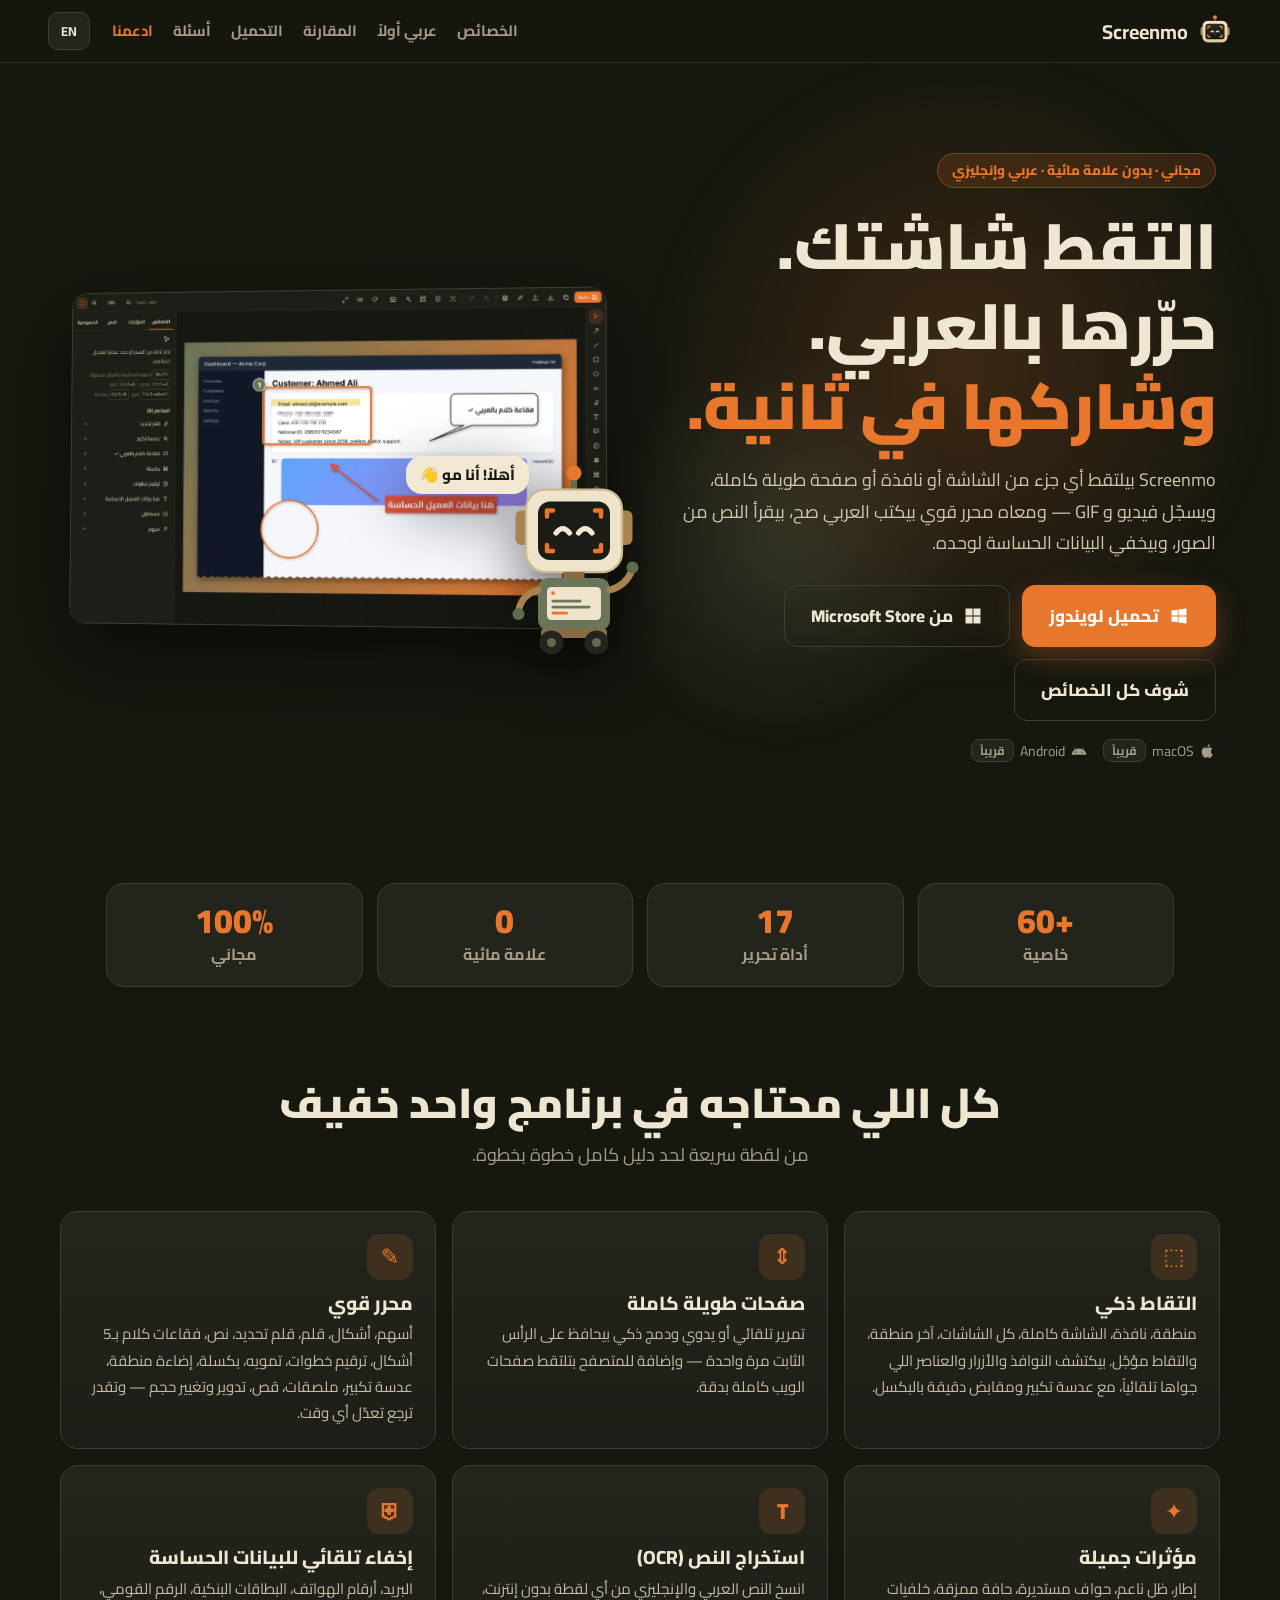
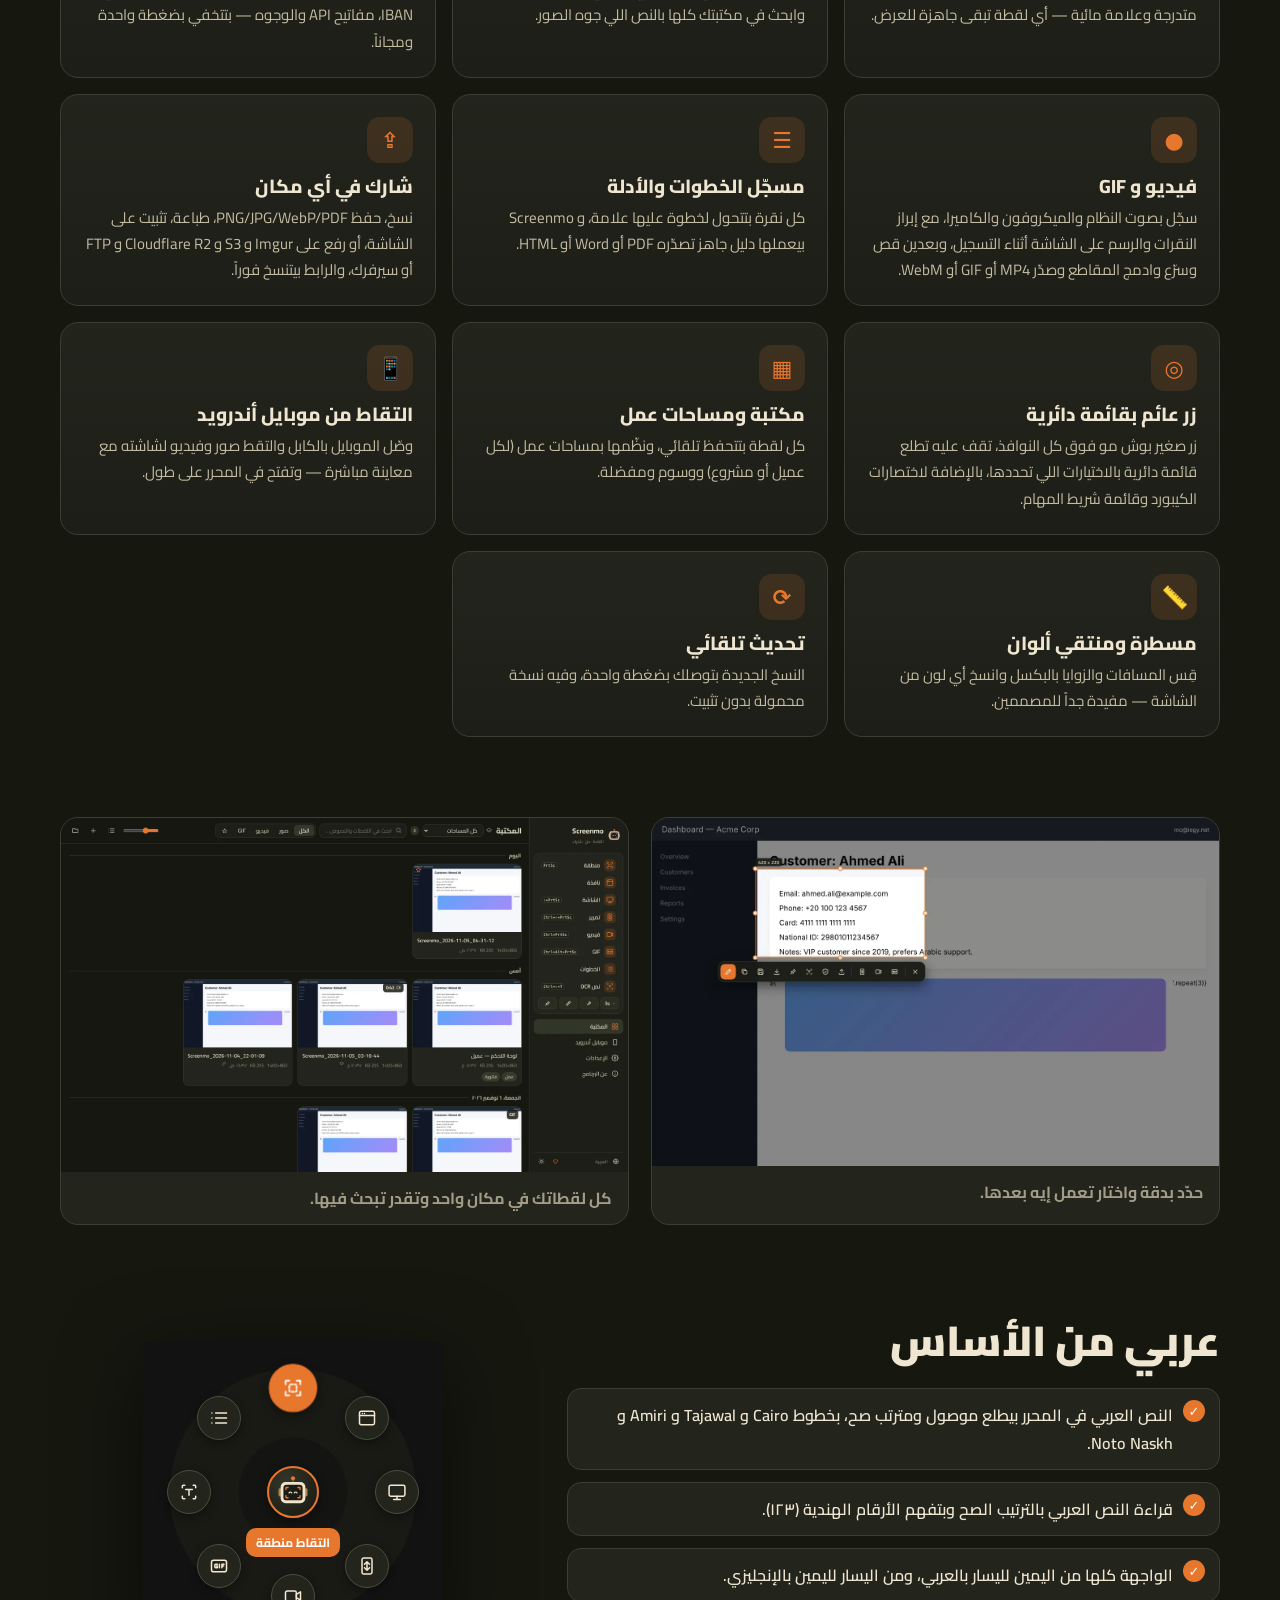
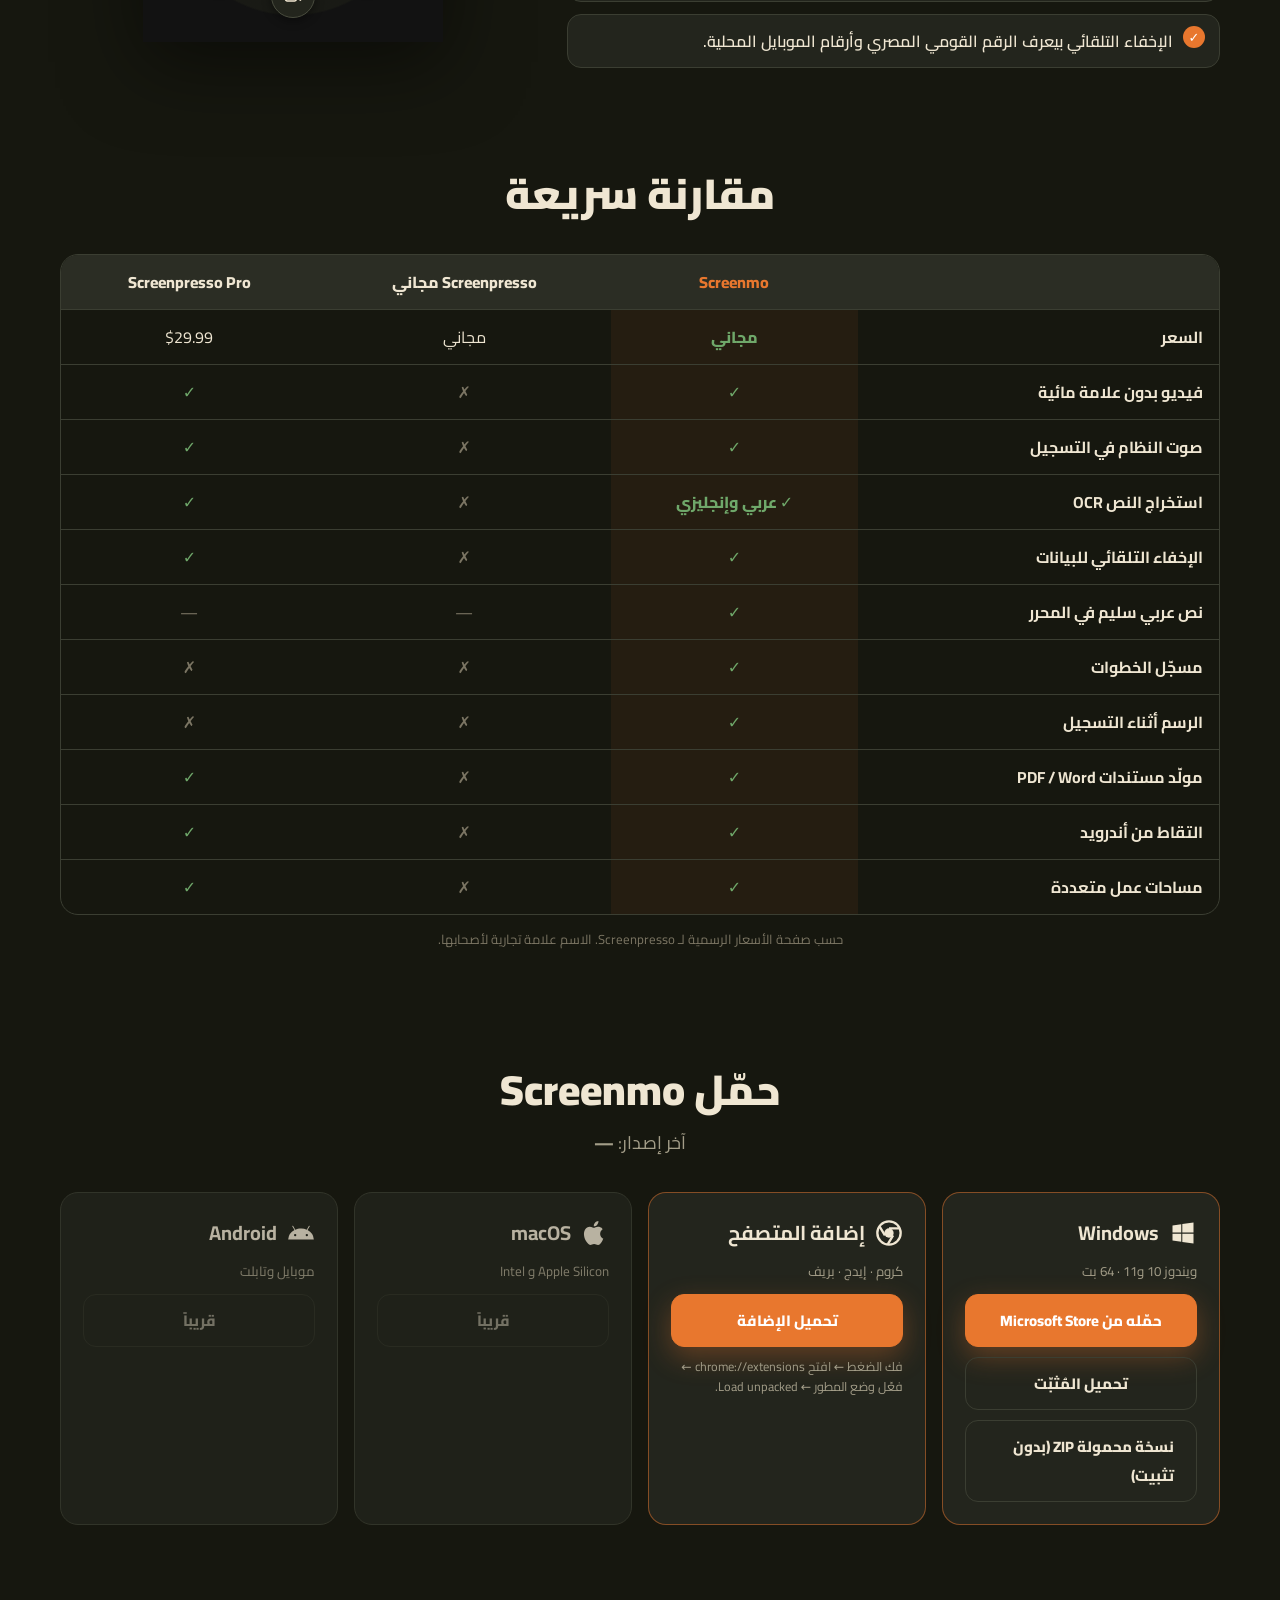
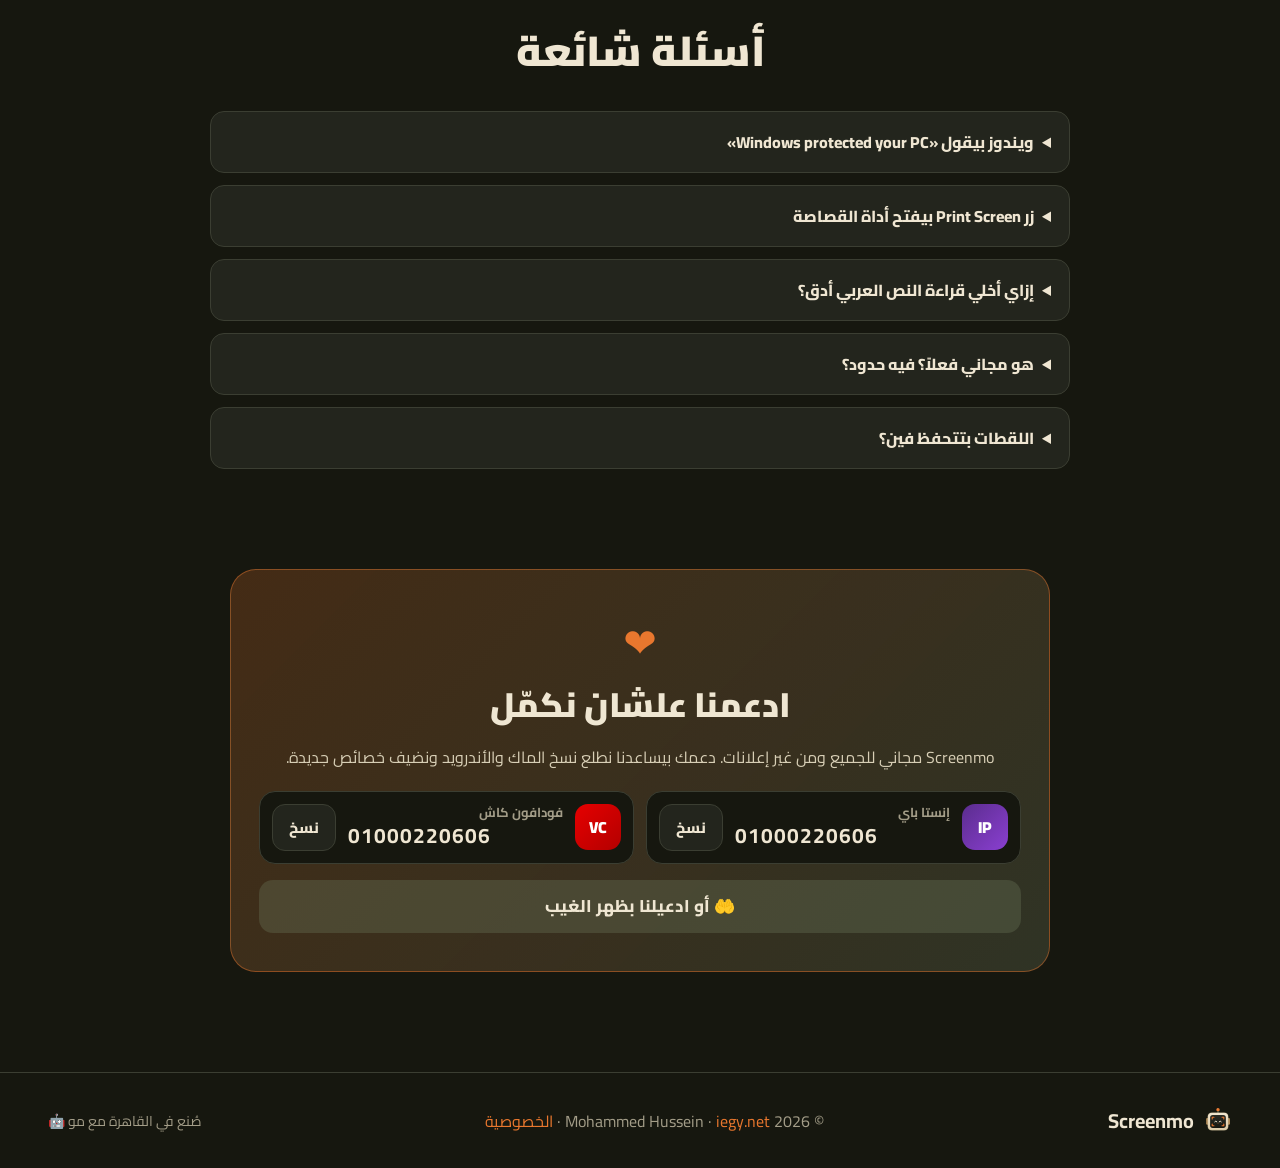
<file: docs/index.html>
<!doctype html>
<html lang="ar" dir="rtl">
<head>
  <meta charset="utf-8" />
  <meta name="viewport" content="width=device-width, initial-scale=1" />
  <title>Screenmo — التقط · حرّر · شارك</title>
  <meta name="description" content="Screenmo: أداة مجانية لالتقاط الشاشة وتسجيل الفيديو والتحرير بالعربي، مع استخراج النص وإخفاء البيانات الحساسة تلقائياً. Free Arabic-first screen capture, recording and annotation for Windows." />
  <meta property="og:title" content="Screenmo — التقط · حرّر · شارك" />
  <meta property="og:description" content="أداة التقاط وتسجيل وتحرير للشاشة، عربية من الأساس — مجاناً وبدون علامة مائية." />
  <meta property="og:image" content="assets/editor.webp" />
  <meta name="theme-color" content="#16170f" />
  <link rel="icon" href="assets/favicon.png" />
  <link rel="preconnect" href="https://fonts.googleapis.com" />
  <link rel="preconnect" href="https://fonts.gstatic.com" crossorigin />
  <link href="https://fonts.googleapis.com/css2?family=Cairo:wght@400;600;700;800;900&display=swap" rel="stylesheet" />
  <link rel="stylesheet" href="style.css" />
</head>
<body>
  <header class="nav">
    <a class="brand" href="#top"><img src="assets/logo.svg" alt="" width="34" height="34" /><b>Screenmo</b></a>
    <nav>
      <a href="#features" data-en="Features">الخصائص</a>
      <a href="#arabic" data-en="Arabic-first">عربي أولاً</a>
      <a href="#compare" data-en="Compare">المقارنة</a>
      <a href="#download" data-en="Download">التحميل</a>
      <a href="#faq" data-en="FAQ">أسئلة</a>
      <a href="#support" class="heart" data-en="Support us">ادعمنا</a>
    </nav>
    <button class="lang" id="lang" aria-label="Language">EN</button>
  </header>

  <main id="top">
    <!-- HERO -->
    <section class="hero">
      <div class="hero-text">
        <span class="pill" data-en="Free · No watermark · Arabic + English">مجاني · بدون علامة مائية · عربي وإنجليزي</span>
        <h1 data-en="Capture your screen. Edit it in Arabic. Share it in a second.">التقط شاشتك.<br />حرّرها بالعربي.<br /><span>وشاركها في ثانية.</span></h1>
        <p data-en="Screenmo captures regions, windows, long scrolling pages, video and GIF — with a powerful editor that writes Arabic properly, reads text from images and hides sensitive data automatically.">
          Screenmo بيلتقط أي جزء من الشاشة أو نافذة أو صفحة طويلة كاملة، ويسجّل فيديو و GIF — ومعاه محرر قوي بيكتب العربي صح، بيقرأ النص من الصور، وبيخفي البيانات الحساسة لوحده.
        </p>
        <div class="cta">
          <a class="btn primary big" href="#download" id="heroDl">
            <svg viewBox="0 0 24 24" width="20" height="20"><path fill="currentColor" d="M3 5.5 10.5 4.4v7.1H3zm0 13 7.5 1.1v-7H3zm8.4 1.2L21 21v-8.4h-9.6zm0-15.4v7.2H21V3z"/></svg>
            <span data-en="Download for Windows">تحميل لويندوز</span>
          </a>
          <a class="btn ghost big" href="https://apps.microsoft.com/detail/9p99lq0hvw6h" target="_blank" rel="noopener">
            <svg viewBox="0 0 24 24" width="20" height="20"><path fill="currentColor" d="M3 3h8.5v8.5H3zm9.5 0H21v8.5h-8.5zM3 12.5h8.5V21H3zm9.5 0H21V21h-8.5z"/></svg>
            <span data-en="Get it from Microsoft Store">من Microsoft Store</span>
          </a>
          <a class="btn ghost big" href="#features" data-en="See all features">شوف كل الخصائص</a>
        </div>
        <div class="soon">
          <span><svg viewBox="0 0 24 24" width="16" height="16"><path fill="currentColor" d="M16.4 12.6c0-2.6 2.1-3.8 2.2-3.9-1.2-1.8-3.1-2-3.7-2-1.6-.2-3.1.9-3.9.9-.8 0-2-.9-3.4-.9-1.7 0-3.3 1-4.2 2.6-1.8 3.1-.5 7.8 1.3 10.3.9 1.2 1.9 2.6 3.2 2.6 1.3-.1 1.8-.8 3.3-.8 1.6 0 2 .8 3.4.8 1.4 0 2.3-1.3 3.1-2.5 1-1.4 1.4-2.8 1.4-2.9-.1 0-2.7-1-2.7-4.2zM13.9 4.9c.7-.8 1.2-2 1-3.1-1 0-2.2.7-2.9 1.5-.6.7-1.2 1.9-1 3 1.1.1 2.2-.6 2.9-1.4z"/></svg> macOS <em data-en="coming soon">قريباً</em></span>
          <span><svg viewBox="0 0 24 24" width="16" height="16"><path fill="currentColor" d="M17.6 9.5 19.4 6.4a.4.4 0 1 0-.7-.4l-1.8 3.2A11 11 0 0 0 12 8.2c-1.8 0-3.5.4-4.9 1L5.3 6a.4.4 0 1 0-.7.4l1.8 3.1A10 10 0 0 0 1 17.5h22a10 10 0 0 0-5.4-8zM7 14.8a1 1 0 1 1 0-2 1 1 0 0 1 0 2zm10 0a1 1 0 1 1 0-2 1 1 0 0 1 0 2z"/></svg> Android <em data-en="coming soon">قريباً</em></span>
        </div>
      </div>
      <div class="hero-art">
        <div class="shot main"><img src="assets/editor.webp" alt="Screenmo editor" /></div>
        <div class="mo-float">
          <svg viewBox="0 0 200 260" width="150" aria-label="Mo">
            <rect x="96" y="10" width="8" height="26" rx="4" fill="#5F6A4E"/><circle cx="100" cy="12" r="10" fill="#E8772E"/>
            <rect x="22" y="62" width="20" height="46" rx="8" fill="#A8834F"/><rect x="158" y="62" width="20" height="46" rx="8" fill="#A8834F"/>
            <rect x="36" y="34" width="128" height="110" rx="26" fill="#EFE3CC" stroke="#CDB991" stroke-width="3"/>
            <rect x="52" y="50" width="96" height="78" rx="16" fill="#1B1C16"/>
            <g fill="none" stroke="#E8772E" stroke-width="6" stroke-linecap="round" stroke-linejoin="round"><path d="M64 70V62h8M136 70V62h-8M64 108v8h8M136 108v8h-8"/></g>
            <g fill="none" stroke="#F3E8D2" stroke-width="7" stroke-linecap="round"><path d="M76 92q9 -12 18 0"/><path d="M106 92q9 -12 18 0"/></g>
            <rect x="86" y="144" width="28" height="10" fill="#8B6B43"/><rect x="52" y="152" width="96" height="70" rx="14" fill="#6B7559"/>
            <rect x="64" y="164" width="72" height="44" rx="6" fill="#EFE3CC"/><circle cx="72" cy="172" r="2.5" fill="#E8772E"/>
            <rect x="70" y="181" width="40" height="3.5" rx="1.75" fill="#6B7559"/><rect x="70" y="189" width="52" height="3.5" rx="1.75" fill="#6B7559"/><rect x="70" y="197" width="22" height="3.5" rx="1.75" fill="#E8772E"/>
            <path d="M52 168q-22 6 -26 28" stroke="#A8834F" stroke-width="9" fill="none" stroke-linecap="round"/><circle cx="26" cy="200" r="8" fill="#5F6A4E"/>
            <g class="wave"><path d="M148 168q22 -6 30 -28" stroke="#A8834F" stroke-width="9" fill="none" stroke-linecap="round"/><circle cx="178" cy="138" r="8" fill="#5F6A4E"/></g>
            <rect x="56" y="220" width="88" height="12" rx="4" fill="#8B6B43"/><circle cx="70" cy="238" r="16" fill="#23241E"/><circle cx="70" cy="238" r="6" fill="#5F6A4E"/><circle cx="130" cy="238" r="16" fill="#23241E"/><circle cx="130" cy="238" r="6" fill="#5F6A4E"/>
          </svg>
          <div class="bubble-say" data-en="Hi! I'm Mo 👋">أهلاً! أنا مو 👋</div>
        </div>
      </div>
    </section>

    <!-- STATS -->
    <section class="stats">
      <div><b>+60</b><span data-en="features">خاصية</span></div>
      <div><b>17</b><span data-en="editor tools">أداة تحرير</span></div>
      <div><b>0</b><span data-en="watermarks">علامة مائية</span></div>
      <div><b>100%</b><span data-en="free">مجاني</span></div>
    </section>

    <!-- FEATURES -->
    <section id="features" class="block">
      <h2 data-en="Everything you need, in one small app">كل اللي محتاجه في برنامج واحد خفيف</h2>
      <p class="lead" data-en="From a quick snip to a full step-by-step guide.">من لقطة سريعة لحد دليل كامل خطوة بخطوة.</p>
      <div class="grid">
        <article class="feat"><i>⬚</i><h3 data-en="Smart capture">التقاط ذكي</h3>
          <p data-en="Region, window, full screen, all monitors, last region and delayed capture. Detects windows and the buttons, panels and page elements inside them. Magnifier and pixel-exact handles.">منطقة، نافذة، الشاشة كاملة، كل الشاشات، آخر منطقة، والتقاط مؤجّل. بيكتشف النوافذ والأزرار والعناصر اللي جواها تلقائياً، مع عدسة تكبير ومقابض دقيقة بالبكسل.</p></article>
        <article class="feat"><i>⇕</i><h3 data-en="Scrolling capture">صفحات طويلة كاملة</h3>
          <p data-en="Auto or manual scrolling with smart stitching that keeps sticky headers once — plus a browser extension for pixel-perfect full web pages.">تمرير تلقائي أو يدوي ودمج ذكي بيحافظ على الرأس الثابت مرة واحدة — وإضافة للمتصفح بتلتقط صفحات الويب كاملة بدقة.</p></article>
        <article class="feat"><i>✎</i><h3 data-en="Powerful editor">محرر قوي</h3>
          <p data-en="Arrows, shapes, pen, highlighter, text, speech bubbles in 5 styles, step numbers, blur, pixelate, spotlight, magnifier, stamps, crop, rotate and resize — always re-editable.">أسهم، أشكال، قلم، قلم تحديد، نص، فقاعات كلام بـ5 أشكال، ترقيم خطوات، تمويه، بكسلة، إضاءة منطقة، عدسة تكبير، ملصقات، قص، تدوير وتغيير حجم — وتقدر ترجع تعدّل أي وقت.</p></article>
        <article class="feat"><i>✦</i><h3 data-en="Beautiful effects">مؤثرات جميلة</h3>
          <p data-en="Frames, soft shadows, rounded corners, torn edges, gradient backdrops and watermarks — make any screenshot presentation-ready.">إطار، ظل ناعم، حواف مستديرة، حافة ممزقة، خلفيات متدرجة وعلامة مائية — أي لقطة تبقى جاهزة للعرض.</p></article>
        <article class="feat"><i>T</i><h3 data-en="Text recognition (OCR)">استخراج النص (OCR)</h3>
          <p data-en="Copy Arabic and English text from any capture, offline. Search your whole library by the text inside images.">انسخ النص العربي والإنجليزي من أي لقطة بدون إنترنت، وابحث في مكتبتك كلها بالنص اللي جوه الصور.</p></article>
        <article class="feat"><i>⛨</i><h3 data-en="Automatic redaction">إخفاء تلقائي للبيانات الحساسة</h3>
          <p data-en="Emails, phone numbers, bank cards, national IDs, IBANs, API keys and faces get pixelated with one click — free.">البريد، أرقام الهواتف، البطاقات البنكية، الرقم القومي، IBAN، مفاتيح API والوجوه — بتتخفي بضغطة واحدة ومجاناً.</p></article>
        <article class="feat"><i>●</i><h3 data-en="Video & GIF">فيديو و GIF</h3>
          <p data-en="Record with system audio, microphone and webcam, highlight clicks, draw on screen while recording, then trim, speed up, merge clips and export MP4, GIF or WebM.">سجّل بصوت النظام والميكروفون والكاميرا، مع إبراز النقرات والرسم على الشاشة أثناء التسجيل، وبعدين قص وسرّع وادمج المقاطع وصدّر MP4 أو GIF أو WebM.</p></article>
        <article class="feat"><i>☰</i><h3 data-en="Steps recorder & guides">مسجّل الخطوات والأدلة</h3>
          <p data-en="Every click becomes a step with a marker. Screenmo turns them into a ready guide you export as PDF, Word or HTML.">كل نقرة بتتحول لخطوة عليها علامة، و Screenmo بيعملها دليل جاهز تصدّره PDF أو Word أو HTML.</p></article>
        <article class="feat"><i>⇪</i><h3 data-en="Share anywhere">شارك في أي مكان</h3>
          <p data-en="Copy, save as PNG/JPG/WebP/PDF, print, pin on screen, or upload to Imgur, S3, Cloudflare R2, FTP or your own server and get the link instantly.">نسخ، حفظ PNG/JPG/WebP/PDF، طباعة، تثبيت على الشاشة، أو رفع على Imgur و S3 و Cloudflare R2 و FTP أو سيرفرك، والرابط بيتنسخ فوراً.</p></article>
        <article class="feat"><i>◎</i><h3 data-en="Floating button">زر عائم بقائمة دائرية</h3>
          <p data-en="A tiny Mo button stays on top; hover it to open a radial menu with the actions you chose. Plus global hotkeys and a tray menu.">زر صغير بوش مو فوق كل النوافذ، تقف عليه تطلع قائمة دائرية بالاختيارات اللي تحددها، بالإضافة لاختصارات الكيبورد وقائمة شريط المهام.</p></article>
        <article class="feat"><i>▦</i><h3 data-en="Library & workspaces">مكتبة ومساحات عمل</h3>
          <p data-en="Every capture is saved automatically. Organize by workspace (one per client or project), tags and favorites.">كل لقطة بتتحفظ تلقائي، ونظّمها بمساحات عمل (لكل عميل أو مشروع) ووسوم ومفضلة.</p></article>
        <article class="feat"><i>📱</i><h3 data-en="Android capture">التقاط من موبايل أندرويد</h3>
          <p data-en="Connect your phone by USB to grab screenshots and screen recordings with live preview — straight into the editor.">وصّل الموبايل بالكابل والتقط صور وفيديو لشاشته مع معاينة مباشرة — وتفتح في المحرر على طول.</p></article>
        <article class="feat"><i>📏</i><h3 data-en="Ruler & color picker">مسطرة ومنتقي ألوان</h3>
          <p data-en="Measure distances and angles in pixels and copy any color on screen — handy for designers.">قِس المسافات والزوايا بالبكسل وانسخ أي لون من الشاشة — مفيدة جداً للمصممين.</p></article>
        <article class="feat"><i>⟳</i><h3 data-en="Auto-updates">تحديث تلقائي</h3>
          <p data-en="New versions arrive with one click. Portable version included — no installation needed.">النسخ الجديدة بتوصلك بضغطة واحدة، وفيه نسخة محمولة بدون تثبيت.</p></article>
      </div>
    </section>

    <!-- SHOWCASE -->
    <section class="showcase">
      <figure><img src="assets/overlay.webp" alt="" loading="lazy" /><figcaption data-en="Select precisely, then pick what happens next.">حدّد بدقة واختار تعمل إيه بعدها.</figcaption></figure>
      <figure><img src="assets/library.webp" alt="" loading="lazy" /><figcaption data-en="Your whole history, searchable.">كل لقطاتك في مكان واحد وتقدر تبحث فيها.</figcaption></figure>
    </section>

    <!-- ARABIC FIRST -->
    <section id="arabic" class="block arabic">
      <div class="ar-text">
        <h2 data-en="Built Arabic-first">عربي من الأساس</h2>
        <ul>
          <li data-en="Arabic text in the editor is shaped and ordered correctly, in Cairo, Tajawal, Amiri or Noto Naskh.">النص العربي في المحرر بيطلع موصول ومترتب صح، بخطوط Cairo و Tajawal و Amiri و Noto Naskh.</li>
          <li data-en="OCR reads Arabic in the right order and understands Arabic-Indic digits.">قراءة النص العربي بالترتيب الصح وبتفهم الأرقام الهندية (١٢٣).</li>
          <li data-en="The whole interface is right-to-left in Arabic, and left-to-right in English.">الواجهة كلها من اليمين لليسار بالعربي، ومن اليسار لليمين بالإنجليزي.</li>
          <li data-en="Redaction knows Egyptian national IDs and local phone formats.">الإخفاء التلقائي بيعرف الرقم القومي المصري وأرقام الموبايل المحلية.</li>
        </ul>
      </div>
      <img class="bub-img" src="assets/bubble.png" alt="" loading="lazy" />
    </section>

    <!-- COMPARE -->
    <section id="compare" class="block">
      <h2 data-en="How it compares">مقارنة سريعة</h2>
      <div class="table-wrap">
        <table>
          <thead><tr><th></th><th>Screenmo</th><th data-en="Screenpresso Free">Screenpresso مجاني</th><th data-en="Screenpresso Pro">Screenpresso Pro</th></tr></thead>
          <tbody>
            <tr><td data-en="Price">السعر</td><td class="y" data-en="Free">مجاني</td><td data-en="Free">مجاني</td><td>$29.99</td></tr>
            <tr><td data-en="No watermark on video">فيديو بدون علامة مائية</td><td class="y">✓</td><td class="n">✗</td><td class="y">✓</td></tr>
            <tr><td data-en="System audio in recordings">صوت النظام في التسجيل</td><td class="y">✓</td><td class="n">✗</td><td class="y">✓</td></tr>
            <tr><td data-en="OCR (text from images)">استخراج النص OCR</td><td class="y" data-en="✓ Arabic + English">✓ عربي وإنجليزي</td><td class="n">✗</td><td class="y">✓</td></tr>
            <tr><td data-en="Automatic redaction">الإخفاء التلقائي للبيانات</td><td class="y">✓</td><td class="n">✗</td><td class="y">✓</td></tr>
            <tr><td data-en="Proper Arabic text in editor">نص عربي سليم في المحرر</td><td class="y">✓</td><td class="n">—</td><td class="n">—</td></tr>
            <tr><td data-en="Steps recorder">مسجّل الخطوات</td><td class="y">✓</td><td class="n">✗</td><td class="n">✗</td></tr>
            <tr><td data-en="Draw on screen while recording">الرسم أثناء التسجيل</td><td class="y">✓</td><td class="n">✗</td><td class="n">✗</td></tr>
            <tr><td data-en="Document generator (PDF / Word)">مولّد مستندات PDF / Word</td><td class="y">✓</td><td class="n">✗</td><td class="y">✓</td></tr>
            <tr><td data-en="Android capture">التقاط من أندرويد</td><td class="y">✓</td><td class="n">✗</td><td class="y">✓</td></tr>
            <tr><td data-en="Multiple workspaces">مساحات عمل متعددة</td><td class="y">✓</td><td class="n">✗</td><td class="y">✓</td></tr>
          </tbody>
        </table>
      </div>
      <p class="fine" data-en="Based on the public Screenpresso pricing page. Screenpresso is a trademark of its owner.">حسب صفحة الأسعار الرسمية لـ Screenpresso. الاسم علامة تجارية لأصحابها.</p>
    </section>

    <!-- DOWNLOAD -->
    <section id="download" class="block">
      <h2 data-en="Download Screenmo">حمّل Screenmo</h2>
      <p class="lead"><span data-en="Latest version:">آخر إصدار:</span> <b id="ver">—</b></p>
      <div class="dl">
        <div class="dl-card on">
          <div class="dl-h"><svg viewBox="0 0 24 24" width="28" height="28"><path fill="currentColor" d="M3 5.5 10.5 4.4v7.1H3zm0 13 7.5 1.1v-7H3zm8.4 1.2L21 21v-8.4h-9.6zm0-15.4v7.2H21V3z"/></svg><b>Windows</b></div>
          <small data-en="Windows 10 and 11 · 64-bit">ويندوز 10 و11 · 64 بت</small>
          <a class="btn primary" href="https://apps.microsoft.com/detail/9p99lq0hvw6h" target="_blank" rel="noopener" data-en="Get it from Microsoft Store">حمّله من Microsoft Store</a>
          <a class="btn ghost" id="dlSetup" href="https://github.com/iegy/smo/releases/latest" data-en="Download installer">تحميل المُثبّت</a>
          <a class="btn ghost" id="dlPortable" href="https://github.com/iegy/smo/releases/latest" data-en="Portable ZIP (no install)">نسخة محمولة ZIP (بدون تثبيت)</a>
        </div>
        <div class="dl-card on">
          <div class="dl-h"><svg viewBox="0 0 24 24" width="28" height="28"><circle cx="12" cy="12" r="10" fill="none" stroke="currentColor" stroke-width="2"/><circle cx="12" cy="12" r="4" fill="currentColor"/><path d="M12 8h9M8.5 14 4 6.5M15.5 14 11 21.5" stroke="currentColor" stroke-width="2"/></svg><b data-en="Browser extension">إضافة المتصفح</b></div>
          <small data-en="Chrome · Edge · Brave">كروم · إيدج · بريف</small>
          <a class="btn primary" id="dlExt" href="https://github.com/iegy/smo/releases/latest" data-en="Download extension">تحميل الإضافة</a>
          <small class="howto" data-en="Unzip → open chrome://extensions → turn on Developer mode → Load unpacked.">فك الضغط ← افتح chrome://extensions ← فعّل وضع المطور ← Load unpacked.</small>
        </div>
        <div class="dl-card soon-card">
          <div class="dl-h"><svg viewBox="0 0 24 24" width="28" height="28"><path fill="currentColor" d="M16.4 12.6c0-2.6 2.1-3.8 2.2-3.9-1.2-1.8-3.1-2-3.7-2-1.6-.2-3.1.9-3.9.9-.8 0-2-.9-3.4-.9-1.7 0-3.3 1-4.2 2.6-1.8 3.1-.5 7.8 1.3 10.3.9 1.2 1.9 2.6 3.2 2.6 1.3-.1 1.8-.8 3.3-.8 1.6 0 2 .8 3.4.8 1.4 0 2.3-1.3 3.1-2.5 1-1.4 1.4-2.8 1.4-2.9-.1 0-2.7-1-2.7-4.2zM13.9 4.9c.7-.8 1.2-2 1-3.1-1 0-2.2.7-2.9 1.5-.6.7-1.2 1.9-1 3 1.1.1 2.2-.6 2.9-1.4z"/></svg><b>macOS</b></div>
          <small data-en="Apple Silicon & Intel">Apple Silicon و Intel</small>
          <span class="btn disabled" data-en="Coming soon">قريباً</span>
        </div>
        <div class="dl-card soon-card">
          <div class="dl-h"><svg viewBox="0 0 24 24" width="28" height="28"><path fill="currentColor" d="M17.6 9.5 19.4 6.4a.4.4 0 1 0-.7-.4l-1.8 3.2A11 11 0 0 0 12 8.2c-1.8 0-3.5.4-4.9 1L5.3 6a.4.4 0 1 0-.7.4l1.8 3.1A10 10 0 0 0 1 17.5h22a10 10 0 0 0-5.4-8zM7 14.8a1 1 0 1 1 0-2 1 1 0 0 1 0 2zm10 0a1 1 0 1 1 0-2 1 1 0 0 1 0 2z"/></svg><b>Android</b></div>
          <small data-en="Phones & tablets">موبايل وتابلت</small>
          <span class="btn disabled" data-en="Coming soon">قريباً</span>
        </div>
      </div>
    </section>

    <!-- FAQ -->
    <section id="faq" class="block faq">
      <h2 data-en="Questions">أسئلة شائعة</h2>
      <details><summary data-en="Windows shows “Windows protected your PC”">ويندوز بيقول «Windows protected your PC»</summary>
        <p data-en="Screenmo isn't code-signed yet. Click “More info” then “Run anyway”. It happens only on the first run.">البرنامج لسه مش موقّع رقمياً. اضغط «More info» وبعدين «Run anyway». ده بيحصل أول مرة بس.</p></details>
      <details><summary data-en="Print Screen opens the Snipping Tool">زر Print Screen بيفتح أداة القصاصة</summary>
        <p data-en="Windows 11: Settings → Accessibility → Keyboard → turn off “Use the Print screen key to open screen capture”. Or set another hotkey in Screenmo settings.">في ويندوز 11: الإعدادات ← إمكانية الوصول ← لوحة المفاتيح ← اقفل «استخدام زر Print Screen لفتح أداة القصاصة». أو غيّر الاختصار من إعدادات Screenmo.</p></details>
      <details><summary data-en="How do I get better Arabic OCR?">إزاي أخلي قراءة النص العربي أدق؟</summary>
        <p data-en="Settings → OCR & privacy → “Install Arabic” adds Windows’ own Arabic OCR pack. Screenmo also includes an offline engine that works without it.">الإعدادات ← النص والخصوصية ← «تثبيت العربية» بيضيف حزمة القراءة العربية من ويندوز نفسه. والبرنامج فيه كمان محرك مدمج بيشتغل بدون إنترنت.</p></details>
      <details><summary data-en="Is it really free? Any limits?">هو مجاني فعلاً؟ فيه حدود؟</summary>
        <p data-en="Yes — every feature, no watermark, no time limit. If it helps you, you can support development below.">أيوه — كل الخصائص، بدون علامة مائية وبدون حد للوقت. ولو البرنامج فادك تقدر تدعم التطوير من تحت.</p></details>
      <details><summary data-en="Where are my captures saved?">اللقطات بتتحفظ فين؟</summary>
        <p data-en="In Pictures\Screenmo by default (you can change it). The portable version keeps everything next to Screenmo.exe.">في مجلد الصور\Screenmo افتراضياً وتقدر تغيّره. والنسخة المحمولة بتحفظ كل حاجة جنب Screenmo.exe.</p></details>
    </section>

    <!-- SUPPORT -->
    <section id="support" class="support">
      <div class="sup-card">
        <div class="sup-h">❤</div>
        <h2 data-en="Help us keep going">ادعمنا علشان نكمّل</h2>
        <p data-en="Screenmo is free for everyone, with no ads. Your support helps us ship the Mac and Android versions and keep adding features.">Screenmo مجاني للجميع ومن غير إعلانات. دعمك بيساعدنا نطلع نسخ الماك والأندرويد ونضيف خصائص جديدة.</p>
        <div class="pays">
          <div class="pay insta">
            <i>IP</i>
            <div><span data-en="InstaPay">إنستا باي</span><b>01000220606</b></div>
            <button class="btn copy" data-num="01000220606" data-en="Copy">نسخ</button>
          </div>
          <div class="pay voda">
            <i>VC</i>
            <div><span data-en="Vodafone Cash">فودافون كاش</span><b>01000220606</b></div>
            <button class="btn copy" data-num="01000220606" data-en="Copy">نسخ</button>
          </div>
        </div>
        <div class="pray" data-en="🤲 Or simply keep us in your prayers">🤲 أو ادعيلنا بظهر الغيب</div>
      </div>
    </section>
  </main>

  <footer>
    <div class="brand"><img src="assets/logo.svg" alt="" width="28" height="28" /><b>Screenmo</b></div>
    <div>© <span id="yr"></span> Mohammed Hussein · <a href="https://iegy.net" target="_blank" rel="noopener">iegy.net</a> · <a href="privacy.html" data-en="Privacy">الخصوصية</a></div>
    <div class="small" data-en="Made in Cairo with Mo 🤖">صُنع في القاهرة مع مو 🤖</div>
  </footer>
  <script src="app.js"></script>
</body>
</html>
</file>
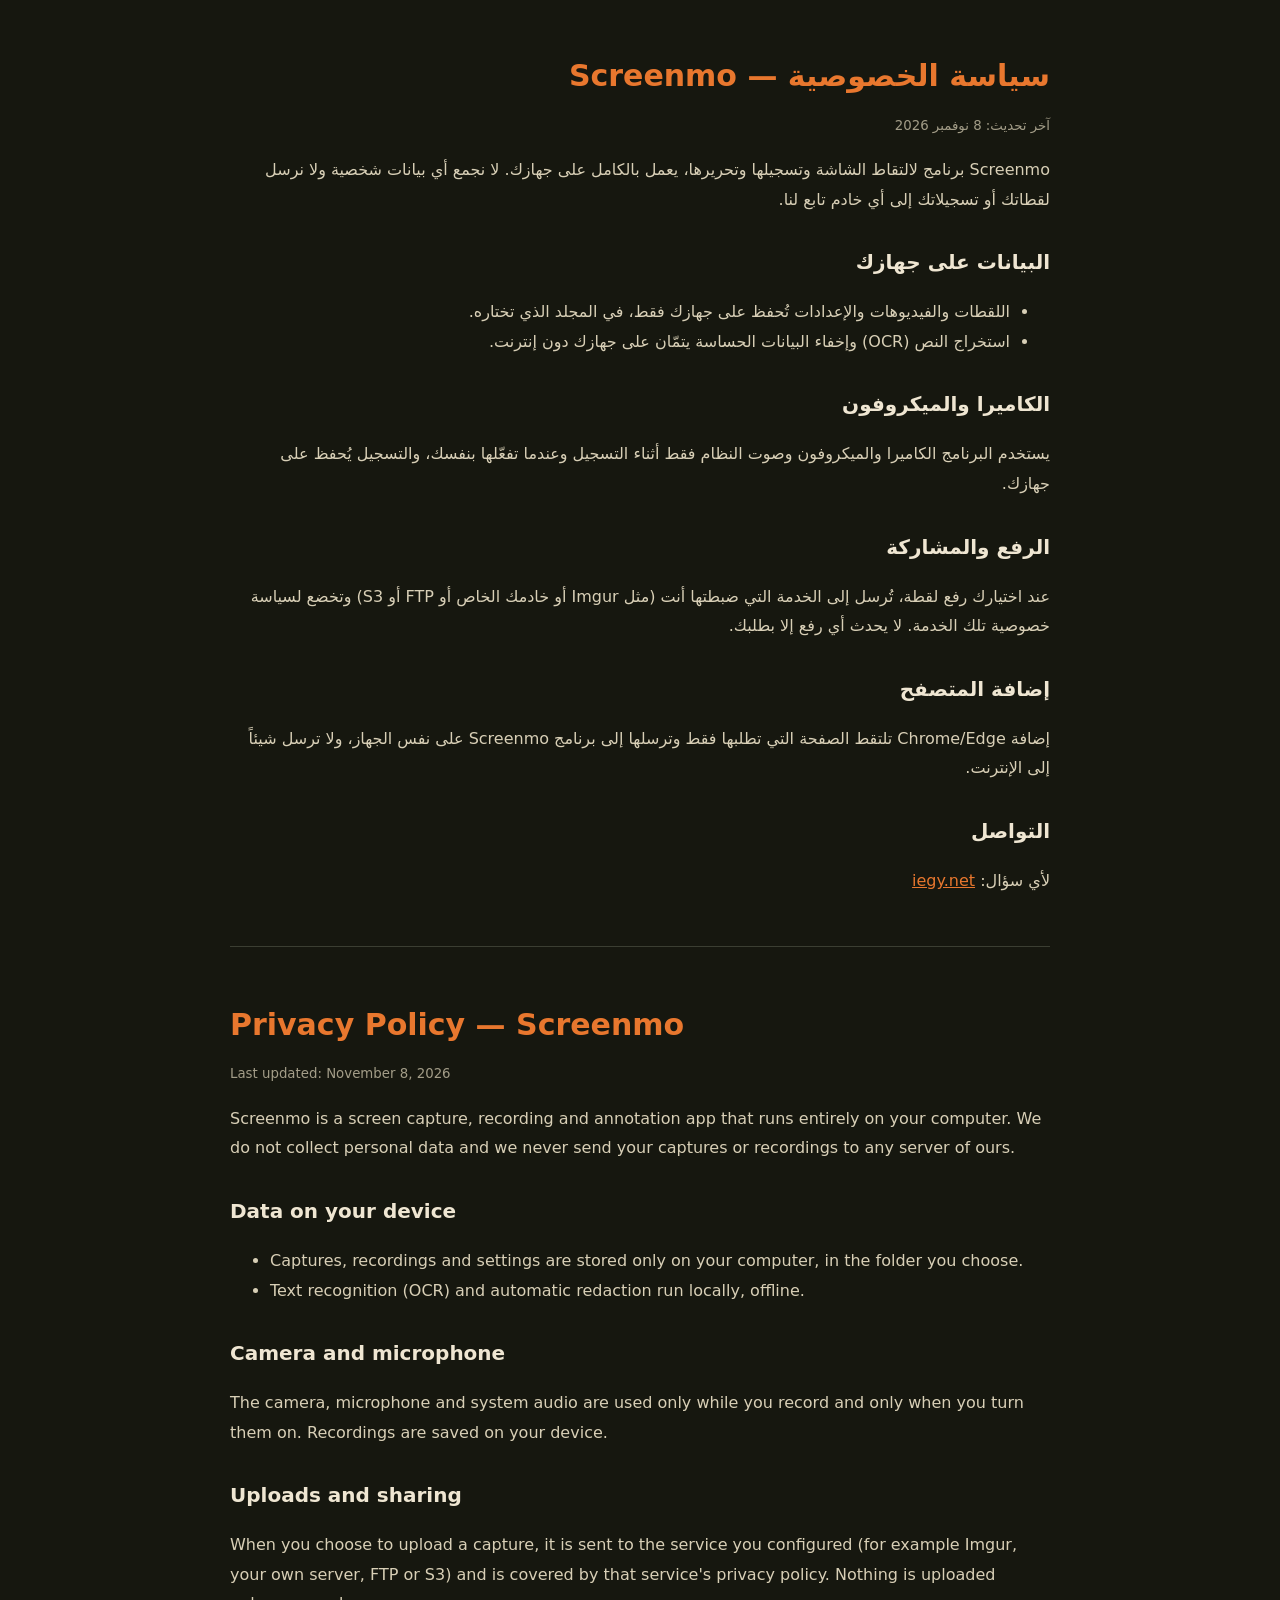
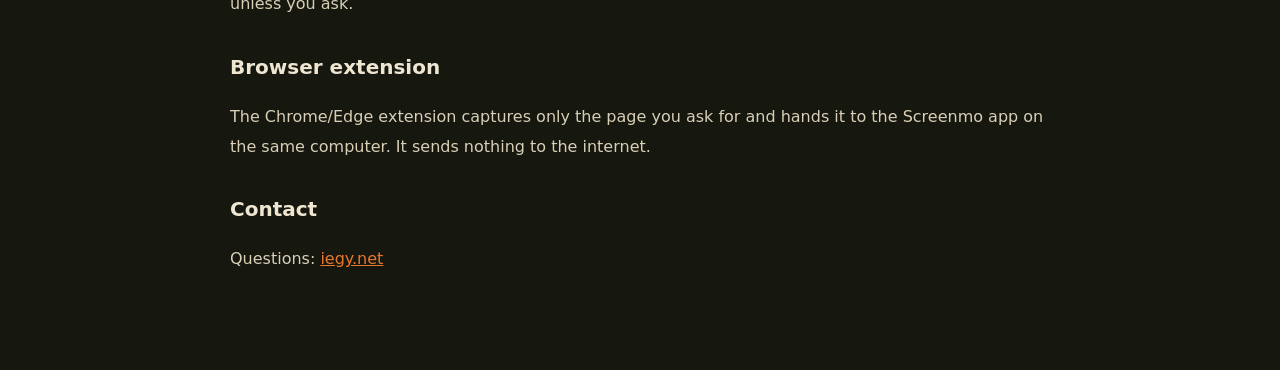
<file: docs/privacy.html>
<!doctype html>
<html lang="ar" dir="rtl">
<head>
<meta charset="utf-8" />
<meta name="viewport" content="width=device-width, initial-scale=1" />
<title>Screenmo — سياسة الخصوصية · Privacy Policy</title>
<link rel="icon" href="assets/favicon.png" />
<style>
  body { margin: 0; background: #16170f; color: #efe6d2; font: 16px/1.85 Cairo, "Segoe UI", system-ui, sans-serif; }
  main { max-width: 820px; margin: 0 auto; padding: 48px 20px 80px; }
  h1 { color: #e8772e; font-size: 30px; margin: 0 0 6px; }
  h2 { font-size: 20px; margin: 30px 0 6px; }
  p, li { color: #d8cfb6; }
  a { color: #e8772e; }
  hr { border: 0; border-top: 1px solid #3b3e32; margin: 50px 0; }
  .en { direction: ltr; text-align: left; }
  small { color: #a39d88; }
</style>
</head>
<body>
<main>
  <section>
    <h1>سياسة الخصوصية — Screenmo</h1>
    <small>آخر تحديث: 8 نوفمبر 2026</small>
    <p>Screenmo برنامج لالتقاط الشاشة وتسجيلها وتحريرها، يعمل بالكامل على جهازك. لا نجمع أي بيانات شخصية ولا نرسل لقطاتك أو تسجيلاتك إلى أي خادم تابع لنا.</p>
    <h2>البيانات على جهازك</h2>
    <ul>
      <li>اللقطات والفيديوهات والإعدادات تُحفظ على جهازك فقط، في المجلد الذي تختاره.</li>
      <li>استخراج النص (OCR) وإخفاء البيانات الحساسة يتمّان على جهازك دون إنترنت.</li>
    </ul>
    <h2>الكاميرا والميكروفون</h2>
    <p>يستخدم البرنامج الكاميرا والميكروفون وصوت النظام فقط أثناء التسجيل وعندما تفعّلها بنفسك، والتسجيل يُحفظ على جهازك.</p>
    <h2>الرفع والمشاركة</h2>
    <p>عند اختيارك رفع لقطة، تُرسل إلى الخدمة التي ضبطتها أنت (مثل Imgur أو خادمك الخاص أو FTP أو S3) وتخضع لسياسة خصوصية تلك الخدمة. لا يحدث أي رفع إلا بطلبك.</p>
    <h2>إضافة المتصفح</h2>
    <p>إضافة Chrome/Edge تلتقط الصفحة التي تطلبها فقط وترسلها إلى برنامج Screenmo على نفس الجهاز، ولا ترسل شيئاً إلى الإنترنت.</p>
    <h2>التواصل</h2>
    <p>لأي سؤال: <a href="https://iegy.net">iegy.net</a></p>
  </section>
  <hr />
  <section class="en" dir="ltr" lang="en">
    <h1>Privacy Policy — Screenmo</h1>
    <small>Last updated: November 8, 2026</small>
    <p>Screenmo is a screen capture, recording and annotation app that runs entirely on your computer. We do not collect personal data and we never send your captures or recordings to any server of ours.</p>
    <h2>Data on your device</h2>
    <ul>
      <li>Captures, recordings and settings are stored only on your computer, in the folder you choose.</li>
      <li>Text recognition (OCR) and automatic redaction run locally, offline.</li>
    </ul>
    <h2>Camera and microphone</h2>
    <p>The camera, microphone and system audio are used only while you record and only when you turn them on. Recordings are saved on your device.</p>
    <h2>Uploads and sharing</h2>
    <p>When you choose to upload a capture, it is sent to the service you configured (for example Imgur, your own server, FTP or S3) and is covered by that service's privacy policy. Nothing is uploaded unless you ask.</p>
    <h2>Browser extension</h2>
    <p>The Chrome/Edge extension captures only the page you ask for and hands it to the Screenmo app on the same computer. It sends nothing to the internet.</p>
    <h2>Contact</h2>
    <p>Questions: <a href="https://iegy.net">iegy.net</a></p>
  </section>
</main>
</body>
</html>
</file>
<file: docs/style.css>
:root {
  --bg: #16170f;
  --bg2: #1d1e17;
  --card: #23251d;
  --card2: #2b2d24;
  --line: #3b3e32;
  --text: #efe6d2;
  --muted: #a39d88;
  --cream: #f3e8d2;
  --olive: #6b7559;
  --orange: #e8772e;
  --orange2: #f08c48;
  --red: #e0533d;
  --green: #6fa86a;
  --r: 18px;
}
* { box-sizing: border-box; }
html { scroll-behavior: smooth; overflow-x: hidden; }
body {
  margin: 0; background: var(--bg); color: var(--text);
  font: 16px/1.75 Cairo, "Segoe UI", system-ui, sans-serif;
  -webkit-font-smoothing: antialiased; overflow-x: hidden;
}
img { max-width: 100%; display: block; }
a { color: var(--orange); text-decoration: none; }
h1, h2, h3 { line-height: 1.25; margin: 0; }

/* nav */
.nav {
  position: sticky; top: 0; z-index: 50; display: flex; align-items: center; gap: 22px;
  padding: 12px clamp(16px, 4vw, 48px); background: rgba(22, 23, 15, 0.82); backdrop-filter: blur(12px);
  border-bottom: 1px solid rgba(59, 62, 50, 0.6);
}
.brand { display: flex; align-items: center; gap: 10px; color: var(--text); font-size: 20px; font-weight: 900; }
.nav nav { display: flex; gap: 20px; margin-inline-start: auto; }
.nav nav a { color: var(--muted); font-weight: 700; font-size: 15px; }
.nav nav a:hover { color: var(--text); }
.nav .heart { color: var(--orange); }
.lang { border: 1px solid var(--line); background: var(--card); color: var(--text); border-radius: 10px; padding: 6px 12px; font: 700 13px Cairo; cursor: pointer; }

/* buttons */
.btn {
  display: inline-flex; align-items: center; justify-content: center; gap: 10px;
  padding: 11px 22px; border-radius: 13px; border: 1px solid var(--line); background: var(--card);
  color: var(--text); font: 800 15px Cairo; cursor: pointer; transition: transform 0.12s, background 0.12s, border-color 0.12s;
}
.btn:hover { transform: translateY(-2px); border-color: #55594a; }
.btn.primary { background: var(--orange); border-color: var(--orange); color: #fff; box-shadow: 0 10px 28px rgba(232, 119, 46, 0.32); }
.btn.primary:hover { background: var(--orange2); }
.btn.ghost { background: transparent; }
.btn.big { padding: 14px 26px; font-size: 17px; }
.btn.disabled { opacity: 0.55; cursor: default; transform: none; }

/* hero */
.hero {
  display: grid; grid-template-columns: 1.05fr 1fr; gap: 48px; align-items: center;
  padding: clamp(40px, 7vw, 90px) clamp(16px, 5vw, 64px) 60px; max-width: 1320px; margin: 0 auto; position: relative; overflow-x: clip;
}
.hero::before {
  content: ""; position: absolute; inset: -20% -10% auto auto; width: 70%; height: 120%; z-index: -1;
  background: radial-gradient(closest-side, rgba(232, 119, 46, 0.18), transparent 70%), radial-gradient(closest-side at 30% 70%, rgba(107, 117, 89, 0.28), transparent 70%);
  filter: blur(10px);
}
.pill { display: inline-block; padding: 5px 14px; border-radius: 30px; background: rgba(232, 119, 46, 0.14); color: var(--orange); font-weight: 800; font-size: 13.5px; border: 1px solid rgba(232, 119, 46, 0.35); }
.hero h1 { font-size: clamp(36px, 5.2vw, 64px); font-weight: 900; margin: 18px 0 16px; letter-spacing: -0.5px; }
.hero h1 span { color: var(--orange); }
.hero p { color: #cfc6ae; font-size: 18px; max-width: 560px; }
.cta { display: flex; gap: 12px; flex-wrap: wrap; margin-top: 26px; }
.soon { display: flex; gap: 16px; margin-top: 18px; color: var(--muted); font-size: 14px; flex-wrap: wrap; }
.soon span { display: inline-flex; align-items: center; gap: 6px; }
.soon em { font-style: normal; background: var(--card); border: 1px solid var(--line); border-radius: 8px; padding: 0 8px; font-size: 12px; font-weight: 700; }
.hero-art { position: relative; }
.shot { border-radius: 16px; overflow: hidden; border: 1px solid var(--line); box-shadow: 0 30px 80px rgba(0, 0, 0, 0.55); background: #000; }
.shot.main { transform: perspective(1400px) rotateY(-6deg) rotateX(2deg); }
[dir="ltr"] .shot.main { transform: perspective(1400px) rotateY(6deg) rotateX(2deg); }
.mo-float { position: absolute; bottom: -40px; inset-inline-start: -46px; filter: drop-shadow(0 16px 30px rgba(0, 0, 0, 0.5)); animation: float 4s ease-in-out infinite; }
.mo-float .wave { transform-origin: 148px 168px; animation: wave 1.8s ease-in-out infinite; }
.bubble-say { position: absolute; top: -8px; inset-inline-start: 120px; background: var(--cream); color: #1b1c16; font-weight: 800; padding: 6px 14px; border-radius: 16px; white-space: nowrap; font-size: 15px; }
@keyframes float { 50% { transform: translateY(-10px); } }
@keyframes wave { 50% { transform: rotate(-18deg); } }

/* stats */
.stats { display: grid; grid-template-columns: repeat(4, 1fr); gap: 14px; max-width: 1100px; margin: 60px auto 0; padding: 0 16px; }
.stats div { background: var(--card); border: 1px solid var(--line); border-radius: var(--r); padding: 18px; text-align: center; }
.stats b { display: block; font-size: 34px; font-weight: 900; color: var(--orange); line-height: 1.1; }
.stats span { color: var(--muted); font-weight: 700; }

/* blocks */
.block { max-width: 1240px; margin: 0 auto; padding: 90px clamp(16px, 4vw, 40px) 10px; }
.block > h2 { font-size: clamp(28px, 3.6vw, 42px); font-weight: 900; text-align: center; }
.lead { text-align: center; color: var(--muted); font-size: 18px; margin: 10px 0 0; }
.grid { display: grid; grid-template-columns: repeat(auto-fill, minmax(280px, 1fr)); gap: 16px; margin-top: 40px; }
.feat { background: linear-gradient(180deg, var(--card), var(--bg2)); border: 1px solid var(--line); border-radius: var(--r); padding: 22px; transition: border-color 0.15s, transform 0.15s; }
.feat:hover { border-color: rgba(232, 119, 46, 0.6); transform: translateY(-3px); }
.feat i { font-style: normal; display: grid; place-items: center; width: 46px; height: 46px; border-radius: 13px; background: rgba(232, 119, 46, 0.14); color: var(--orange); font-size: 22px; font-weight: 900; margin-bottom: 12px; }
.feat h3 { font-size: 19px; font-weight: 800; margin-bottom: 6px; }
.feat p { margin: 0; color: #c4bba3; font-size: 15px; }

.showcase { display: grid; grid-template-columns: 1fr 1fr; gap: 22px; max-width: 1240px; margin: 70px auto 0; padding: 0 clamp(16px, 4vw, 40px); }
.showcase figure { margin: 0; background: var(--card); border: 1px solid var(--line); border-radius: var(--r); overflow: hidden; }
.showcase figcaption { padding: 12px 16px; color: var(--muted); font-weight: 700; }

.arabic { display: grid; grid-template-columns: 1.4fr 1fr; gap: 40px; align-items: center; }
.arabic h2 { text-align: start; font-size: clamp(28px, 3.6vw, 42px); font-weight: 900; }
.arabic ul { list-style: none; padding: 0; margin: 20px 0 0; display: grid; gap: 12px; }
.arabic li { background: var(--card); border: 1px solid var(--line); border-radius: 14px; padding: 12px 16px; position: relative; padding-inline-start: 46px; font-weight: 600; }
.arabic li::before { content: "✓"; position: absolute; inset-inline-start: 14px; top: 11px; width: 22px; height: 22px; border-radius: 50%; background: var(--orange); color: #fff; display: grid; place-items: center; font-size: 13px; }
.bub-img { width: 300px; justify-self: center; filter: drop-shadow(0 20px 40px rgba(0, 0, 0, 0.5)); }

.table-wrap { overflow-x: auto; margin-top: 34px; border: 1px solid var(--line); border-radius: var(--r); }
table { width: 100%; border-collapse: collapse; min-width: 640px; }
th, td { padding: 13px 16px; text-align: center; border-bottom: 1px solid var(--line); }
th { background: var(--card2); font-weight: 800; }
th:nth-child(2) { color: var(--orange); }
td:first-child { text-align: start; font-weight: 700; }
td:nth-child(2) { background: rgba(232, 119, 46, 0.07); }
tr:last-child td { border-bottom: 0; }
.y { color: var(--green); font-weight: 800; }
.n { color: #7b7563; }
.fine { color: #7b7563; font-size: 13px; text-align: center; }

.dl { display: grid; grid-template-columns: repeat(4, 1fr); gap: 16px; margin-top: 34px; }
.dl-card { background: var(--card); border: 1px solid var(--line); border-radius: var(--r); padding: 22px; display: flex; flex-direction: column; gap: 10px; }
.dl-card.on { border-color: rgba(232, 119, 46, 0.5); }
.dl-card .dl-h { display: flex; align-items: center; gap: 10px; font-size: 20px; }
.dl-card small { color: var(--muted); }
.dl-card .howto { font-size: 12.5px; line-height: 1.6; }
.soon-card { opacity: 0.75; }

.faq details { max-width: 860px; margin: 12px auto 0; background: var(--card); border: 1px solid var(--line); border-radius: 14px; padding: 4px 18px; }
.faq details:first-of-type { margin-top: 34px; }
.faq summary { cursor: pointer; font-weight: 800; padding: 12px 0; }
.faq details p { color: #c4bba3; margin: 0 0 14px; }

.support { padding: 90px 16px 40px; }
.sup-card {
  max-width: 820px; margin: 0 auto; text-align: center; padding: 38px 28px; border-radius: 26px;
  background: linear-gradient(135deg, rgba(232, 119, 46, 0.22), rgba(107, 117, 89, 0.3)); border: 1px solid rgba(232, 119, 46, 0.45);
}
.sup-h { font-size: 40px; color: var(--orange); }
.sup-card h2 { font-size: clamp(24px, 3vw, 34px); font-weight: 900; margin: 6px 0 10px; }
.sup-card p { color: #d8cfb6; }
.pays { display: grid; grid-template-columns: 1fr 1fr; gap: 12px; margin-top: 20px; text-align: start; }
.pay { display: flex; align-items: center; gap: 12px; background: var(--bg); border: 1px solid var(--line); border-radius: 16px; padding: 12px; }
.pay i { font-style: normal; flex: none; width: 46px; height: 46px; border-radius: 13px; display: grid; place-items: center; color: #fff; font-weight: 900; }
.pay.insta i { background: linear-gradient(135deg, #5b2d8e, #8a3fd1); }
.pay.voda i { background: linear-gradient(135deg, #e60000, #b30000); }
.pay div { flex: 1; display: flex; flex-direction: column; line-height: 1.35; min-width: 0; }
.pay span { color: var(--muted); font-size: 13px; font-weight: 700; }
.pay b { font-size: 21px; letter-spacing: 1px; direction: ltr; text-align: start; }
.pay .btn { padding: 8px 16px; }
.pray { margin-top: 16px; padding: 12px; border-radius: 14px; background: rgba(107, 117, 89, 0.35); font-weight: 800; font-size: 17px; }
@media (max-width: 640px) { .pays { grid-template-columns: 1fr; } }

footer { display: flex; gap: 20px; align-items: center; justify-content: space-between; flex-wrap: wrap; padding: 30px clamp(16px, 4vw, 48px); margin-top: 60px; border-top: 1px solid var(--line); color: var(--muted); }
footer .small { font-size: 14px; }

@media (max-width: 980px) {
  .hero { grid-template-columns: 1fr; }
  .hero-art { margin-top: 20px; }
  .mo-float { display: none; }
  .dl { grid-template-columns: 1fr 1fr; }
  .arabic, .showcase { grid-template-columns: 1fr; }
  .nav nav { display: none; }
  .lang { margin-inline-start: auto; }
}
@media (max-width: 560px) {
  .stats { grid-template-columns: 1fr 1fr; }
  .dl { grid-template-columns: 1fr; }
  .shot.main, [dir="ltr"] .shot.main { transform: none; }
}
</file>
